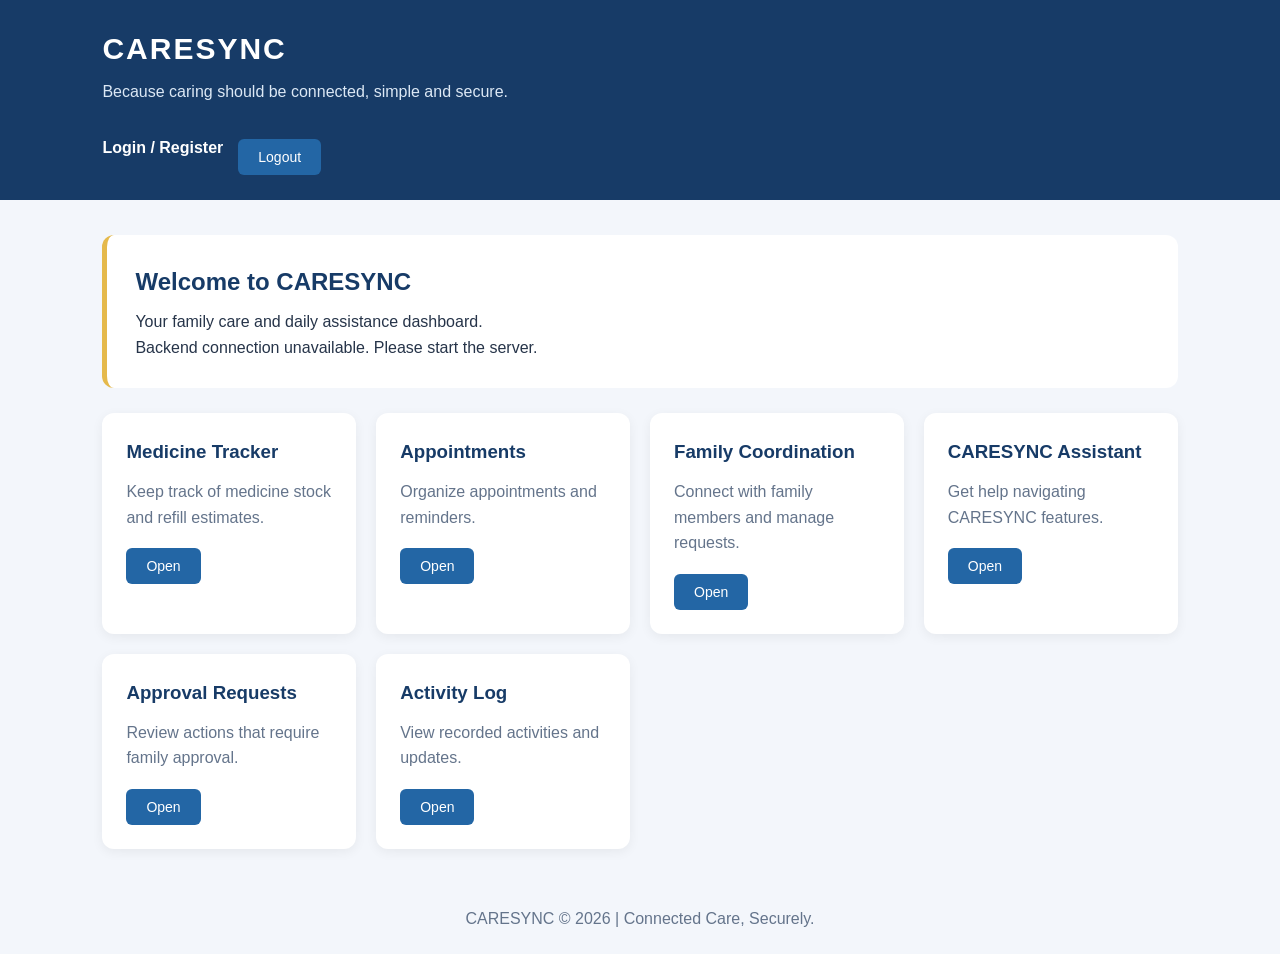
<file: frontend/index.html>
<!DOCTYPE html>
<html lang="en">
<head>
    <meta charset="UTF-8">
    <meta name="viewport" content="width=device-width, initial-scale=1.0">
    <title>CARESYNC | Connected Care</title>
    <link rel="stylesheet" href="style.css">
</head>

<body>

    <header class="topbar">
        <h1>CARESYNC</h1>
        <p>Because caring should be connected, simple and secure.</p>

        <nav>
            <a href="login.html">Login / Register</a>
            <button onclick="logoutUser(); window.location.href='login.html';">
                Logout
            </button>
        </nav>
    </header>

    <main class="dashboard">

        <section class="welcome">
            <h2>Welcome to CARESYNC</h2>
            <p>Your family care and daily assistance dashboard.</p>
            <p id="backend-status" role="status">
                Checking connection...
            </p>
        </section>

        <section class="feature-grid">

            <article class="feature-card">
                <h3>Medicine Tracker</h3>
                <p>Keep track of medicine stock and refill estimates.</p>
                <a href="medicines.html">
                    <button type="button">Open</button>
                </a>
            </article>

            <article class="feature-card">
                <h3>Appointments</h3>
                <p>Organize appointments and reminders.</p>
                <a href="appointments.html">
                    <button type="button">Open</button>
                </a>
            </article>

            <article class="feature-card">
                <h3>Family Coordination</h3>
                <p>Connect with family members and manage requests.</p>
                <a href="family.html">
                    <button type="button">Open</button>
                </a>
            </article>

            <article class="feature-card">
                <h3>CARESYNC Assistant</h3>
                <p>Get help navigating CARESYNC features.</p>
                <a href="assistant.html">
                    <button type="button">Open</button>
                </a>
            </article>

            <article class="feature-card">
                <h3>Approval Requests</h3>
                <p>Review actions that require family approval.</p>
                <a href="approvals.html">
                    <button type="button">Open</button>
                </a>
            </article>

            <article class="feature-card">
                <h3>Activity Log</h3>
                <p>View recorded activities and updates.</p>
                <a href="activity.html">
                    <button type="button">Open</button>
                </a>
            </article>

        </section>

    </main>

    <footer>
        <p>CARESYNC © 2026 | Connected Care, Securely.</p>
    </footer>

    <script src="api.js"></script>
    <script src="app.js"></script>

</body>
</html>
</file>
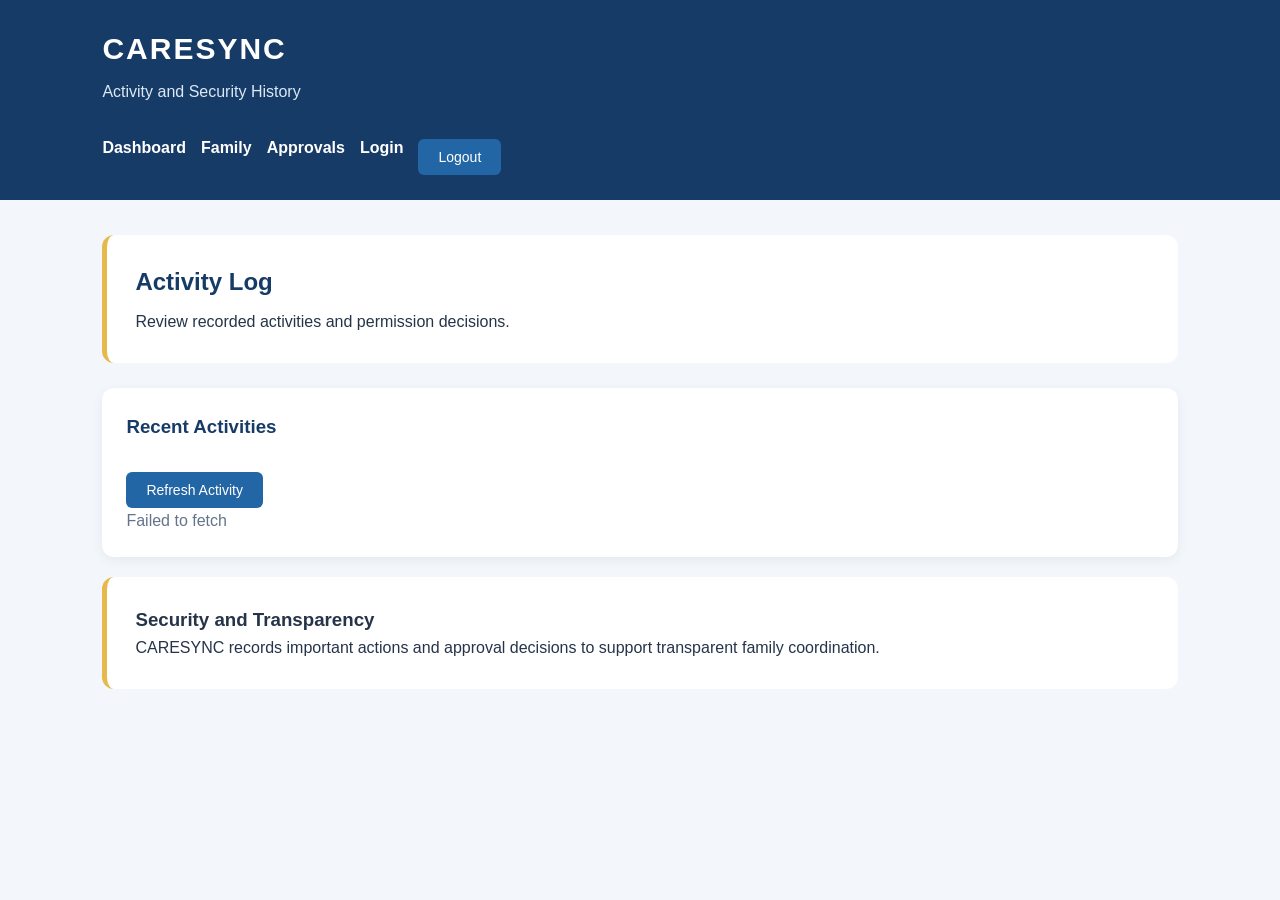
<file: frontend/activity.html>
<!DOCTYPE html>
<html lang="en">
<head>
    <meta charset="UTF-8">
    <meta name="viewport" content="width=device-width, initial-scale=1.0">
    <title>CARESYNC | Activity Log</title>
    <link rel="stylesheet" href="style.css">
</head>

<body>

    <header class="topbar">
        <h1>CARESYNC</h1>
        <p>Activity and Security History</p>

        <nav>
            <a href="index.html">Dashboard</a>
            <a href="family.html">Family</a>
            <a href="approvals.html">Approvals</a>
            <a href="login.html">Login</a>
            <button onclick="logoutUser(); window.location.href='login.html';">
                Logout
            </button>
        </nav>
    </header>

    <main class="dashboard">

        <section class="welcome">
            <h2>Activity Log</h2>
            <p>Review recorded activities and permission decisions.</p>
        </section>

        <section class="feature-card">

            <h3>Recent Activities</h3>

            <button id="load-activity">
                Refresh Activity
            </button>

            <div id="activity-list"></div>

            <p id="activity-message" role="status"></p>

        </section>

        <section class="welcome" style="margin-top: 20px;">
            <h3>Security and Transparency</h3>
            <p>CARESYNC records important actions and approval decisions
                to support transparent family coordination.</p>
        </section>

    </main>

    <script src="api.js"></script>
    <script src="activity.js"></script>

</body>
</html>
</file>
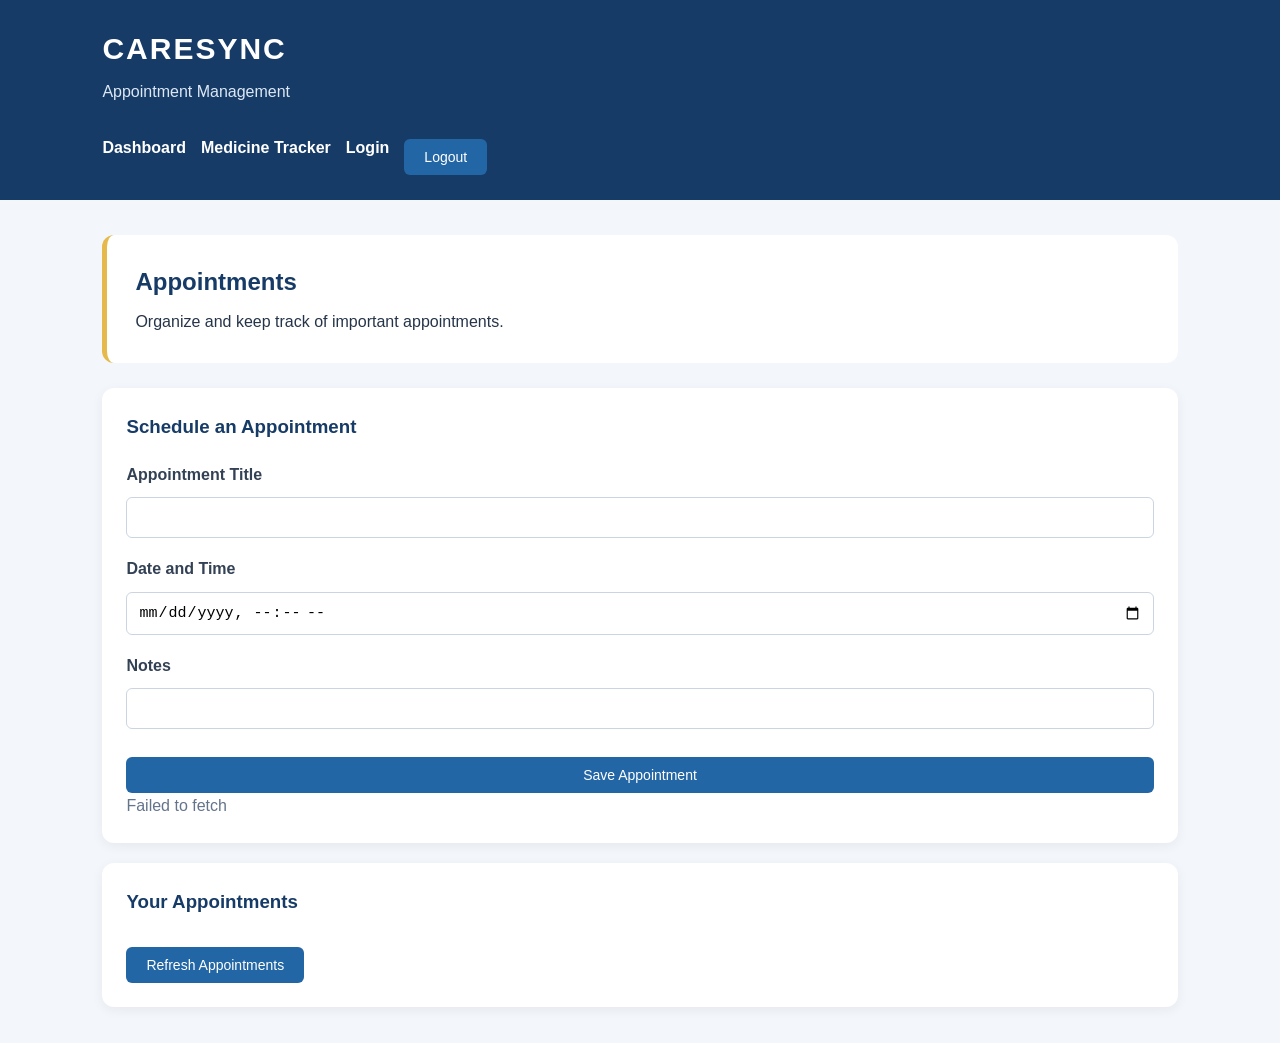
<file: frontend/appointments.html>
<!DOCTYPE html>
<html lang="en">
<head>
    <meta charset="UTF-8">
    <meta name="viewport" content="width=device-width, initial-scale=1.0">
    <title>CARESYNC | Appointments</title>
    <link rel="stylesheet" href="style.css">
</head>

<body>

    <header class="topbar">
        <h1>CARESYNC</h1>
        <p>Appointment Management</p>

        <nav>
            <a href="index.html">Dashboard</a>
            <a href="medicines.html">Medicine Tracker</a>
            <a href="login.html">Login</a>
            <button onclick="logoutUser(); window.location.href='login.html';">
                Logout
            </button>
        </nav>
    </header>

    <main class="dashboard">

        <section class="welcome">
            <h2>Appointments</h2>
            <p>Organize and keep track of important appointments.</p>
        </section>

        <section class="feature-card">
            <h3>Schedule an Appointment</h3>

            <form id="appointment-form">

                <label for="appointment-title">
                    Appointment Title
                </label>
                <input
                    type="text"
                    id="appointment-title"
                    required
                >

                <label for="appointment-date">
                    Date and Time
                </label>
                <input
                    type="datetime-local"
                    id="appointment-date"
                    required
                >

                <label for="appointment-notes">
                    Notes
                </label>
                <input
                    type="text"
                    id="appointment-notes"
                >

                <button type="submit">Save Appointment</button>

            </form>

            <p id="appointment-message" role="status"></p>
        </section>

        <section class="feature-card" style="margin-top: 20px;">
            <h3>Your Appointments</h3>

            <button id="load-appointments">
                Refresh Appointments
            </button>

            <div id="appointment-list"></div>
        </section>

    </main>

    <script src="api.js"></script>
    <script src="appointments.js"></script>

</body>
</html>
</file>
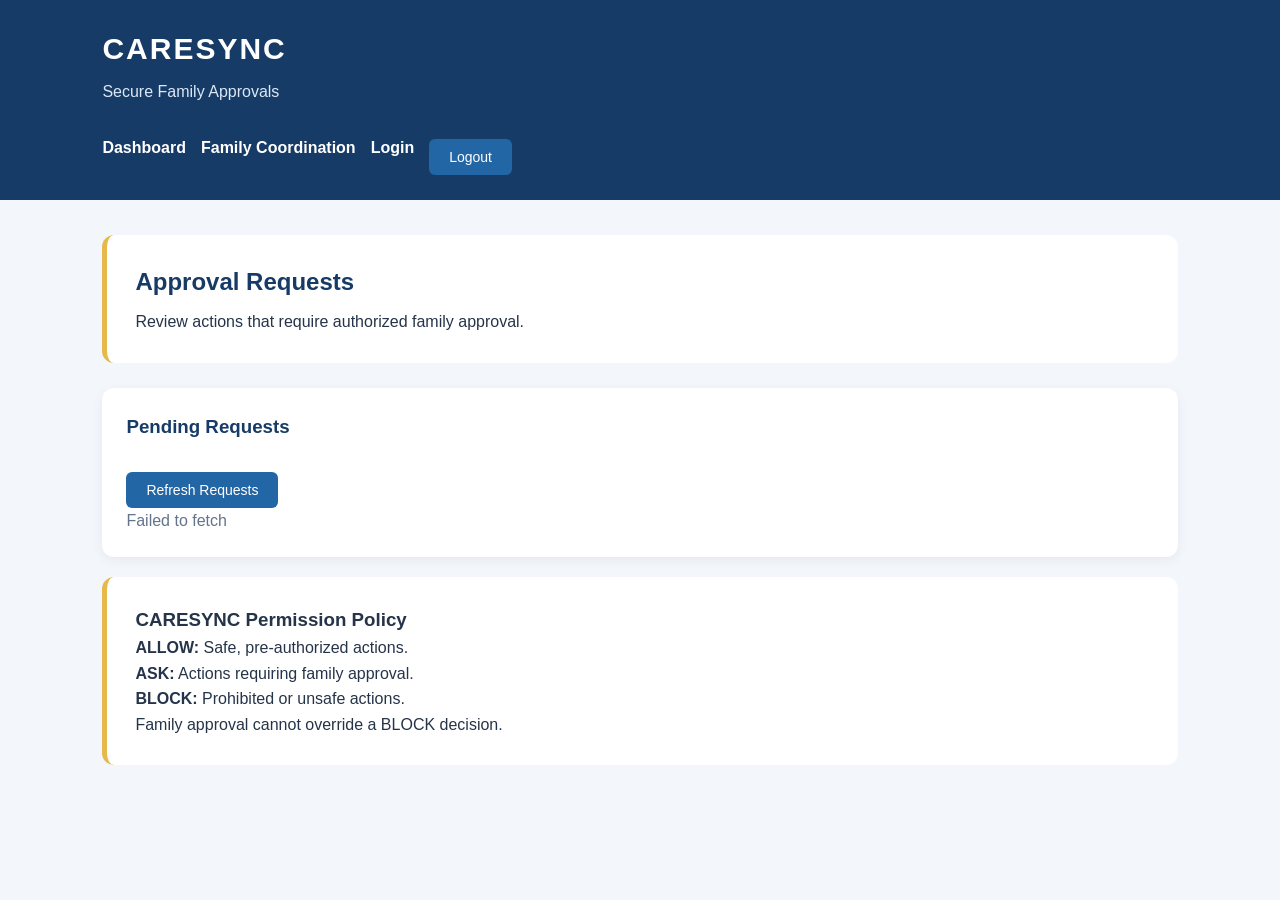
<file: frontend/approvals.html>
<!DOCTYPE html>
<html lang="en">
<head>
    <meta charset="UTF-8">
    <meta name="viewport" content="width=device-width, initial-scale=1.0">
    <title>CARESYNC | Approval Requests</title>
    <link rel="stylesheet" href="style.css">
</head>

<body>

    <header class="topbar">
        <h1>CARESYNC</h1>
        <p>Secure Family Approvals</p>

        <nav>
            <a href="index.html">Dashboard</a>
            <a href="family.html">Family Coordination</a>
            <a href="login.html">Login</a>
            <button onclick="logoutUser(); window.location.href='login.html';">
                Logout
            </button>
        </nav>
    </header>

    <main class="dashboard">

        <section class="welcome">
            <h2>Approval Requests</h2>
            <p>Review actions that require authorized family approval.</p>
        </section>

        <section class="feature-card">
            <h3>Pending Requests</h3>

            <button id="load-approvals">
                Refresh Requests
            </button>

            <div id="approval-list"></div>

            <p id="approval-message" role="status"></p>
        </section>

        <section class="welcome" style="margin-top: 20px;">
            <h3>CARESYNC Permission Policy</h3>
            <p><strong>ALLOW:</strong> Safe, pre-authorized actions.</p>
            <p><strong>ASK:</strong> Actions requiring family approval.</p>
            <p><strong>BLOCK:</strong> Prohibited or unsafe actions.</p>
            <p>Family approval cannot override a BLOCK decision.</p>
        </section>

    </main>

    <script src="api.js"></script>
    <script src="approvals.js"></script>

</body>
</html>
</file>
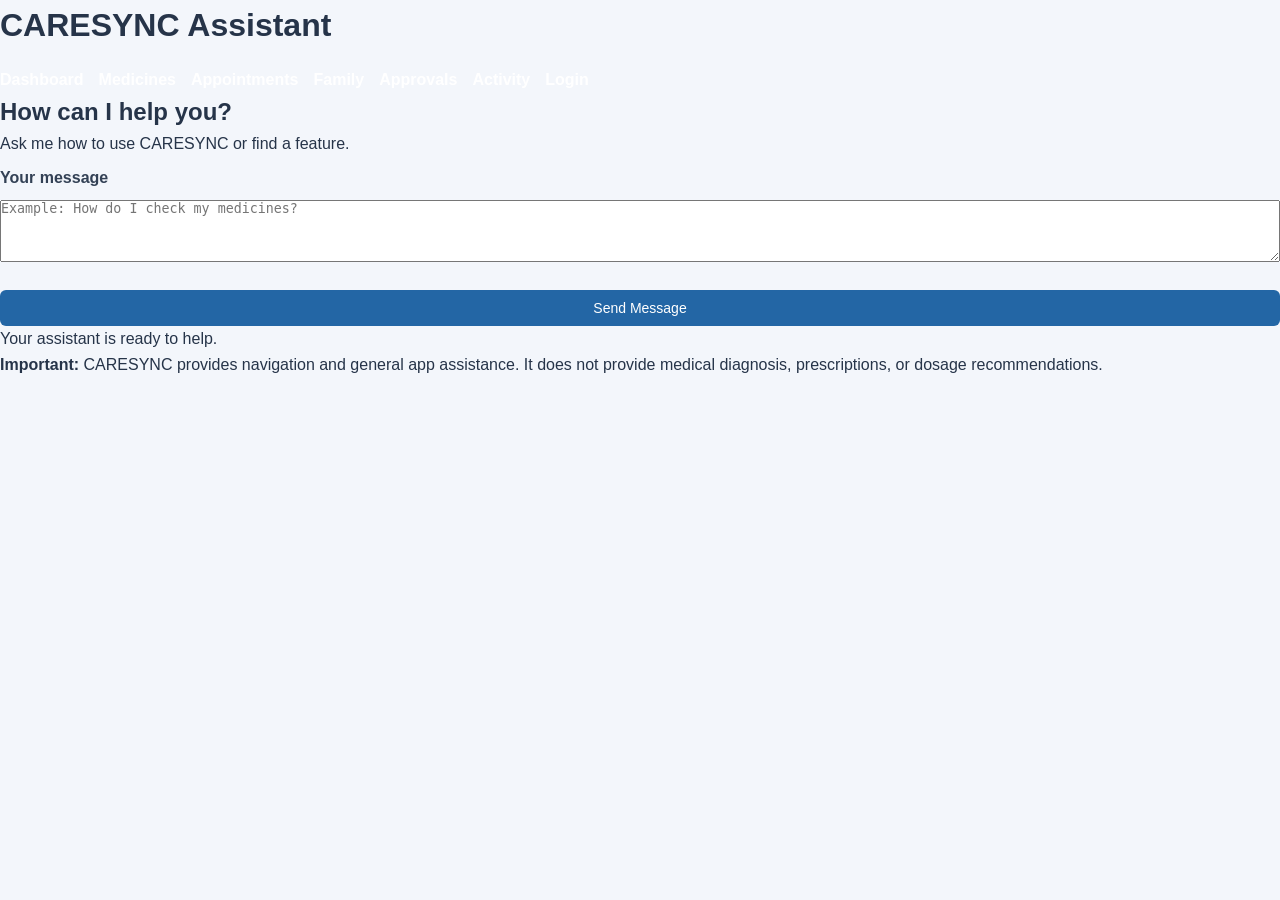
<file: frontend/assistant.html>
<!DOCTYPE html>
<html lang="en">
<head>
    <meta charset="UTF-8">
    <meta name="viewport" content="width=device-width, initial-scale=1.0">
    <title>CARESYNC - Assistant</title>
    <link rel="stylesheet" href="style.css">
</head>
<body>

    <header>
        <h1>CARESYNC Assistant</h1>
        <nav>
            <a href="index.html">Dashboard</a>
            <a href="medicines.html">Medicines</a>
            <a href="appointments.html">Appointments</a>
            <a href="family.html">Family</a>
            <a href="approvals.html">Approvals</a>
            <a href="activity.html">Activity</a>
            <a href="login.html">Login</a>
        </nav>
    </header>

    <main class="container">
        <section class="card">
            <h2>How can I help you?</h2>
            <p>
                Ask me how to use CARESYNC or find a feature.
            </p>

            <form id="assistant-form">
                <label for="assistant-input">Your message</label>
                <textarea
                    id="assistant-input"
                    rows="4"
                    placeholder="Example: How do I check my medicines?"
                    required
                ></textarea>

                <button type="submit">Send Message</button>
            </form>

            <div id="assistant-response" class="card" aria-live="polite">
                Your assistant is ready to help.
            </div>
        </section>

        <p>
            <strong>Important:</strong>
            CARESYNC provides navigation and general app assistance.
            It does not provide medical diagnosis, prescriptions,
            or dosage recommendations.
        </p>
    </main>

    <script src="assistant.js"></script>
</body>
</html>
</file>
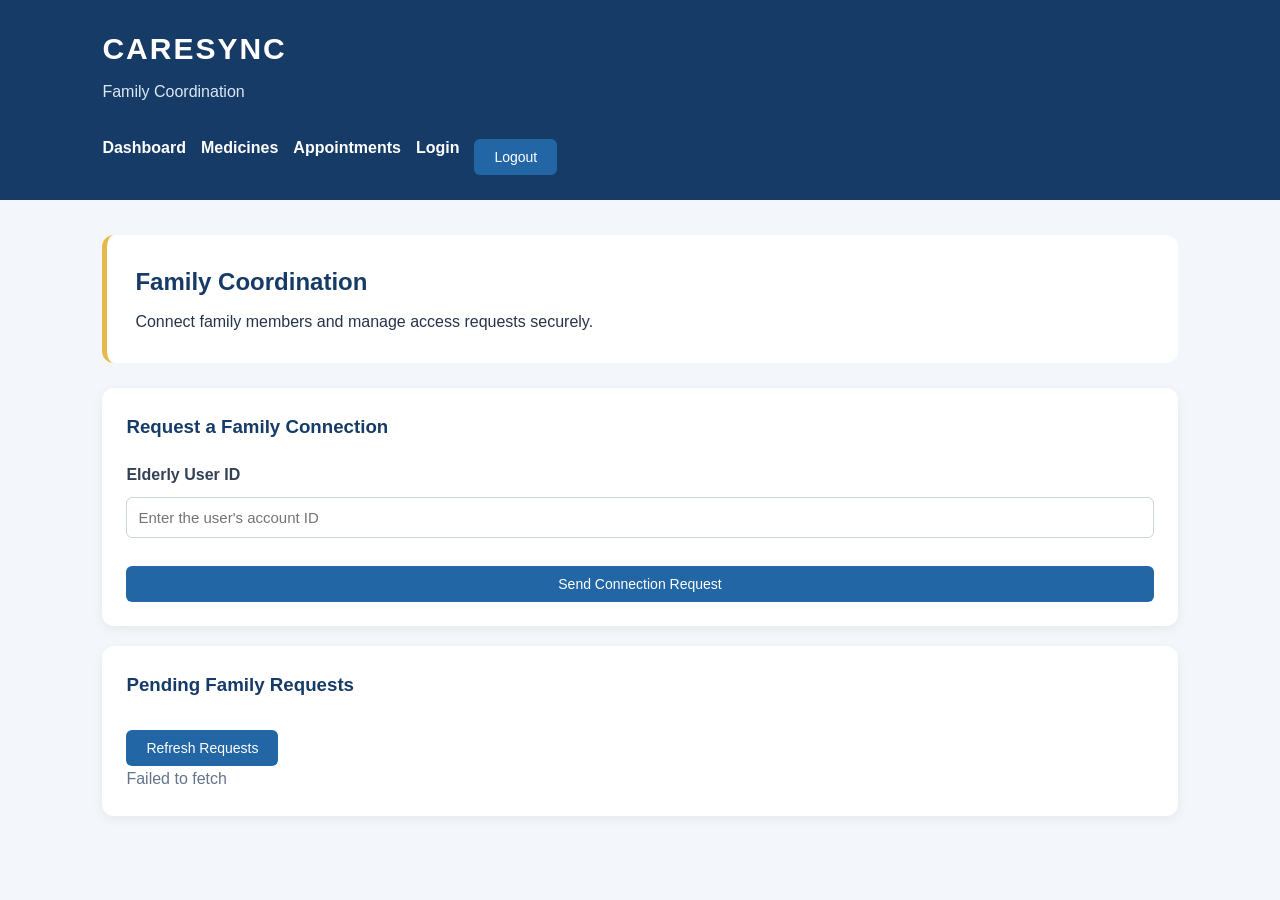
<file: frontend/family.html>
<!DOCTYPE html>
<html lang="en">
<head>
    <meta charset="UTF-8">
    <meta name="viewport" content="width=device-width, initial-scale=1.0">
    <title>CARESYNC | Family Coordination</title>
    <link rel="stylesheet" href="style.css">
</head>

<body>

    <header class="topbar">
        <h1>CARESYNC</h1>
        <p>Family Coordination</p>

        <nav>
            <a href="index.html">Dashboard</a>
            <a href="medicines.html">Medicines</a>
            <a href="appointments.html">Appointments</a>
            <a href="login.html">Login</a>
            <button onclick="logoutUser(); window.location.href='login.html';">
                Logout
            </button>
        </nav>
    </header>

    <main class="dashboard">

        <section class="welcome">
            <h2>Family Coordination</h2>
            <p>Connect family members and manage access requests securely.</p>
        </section>

        <section class="feature-card">
            <h3>Request a Family Connection</h3>

            <form id="family-request-form">
                <label for="elderly-user-id">
                    Elderly User ID
                </label>

                <input
                    type="number"
                    id="elderly-user-id"
                    min="1"
                    required
                    placeholder="Enter the user's account ID"
                >

                <button type="submit">
                    Send Connection Request
                </button>
            </form>

            <p id="family-request-message" role="status"></p>
        </section>

        <section class="feature-card" style="margin-top: 20px;">
            <h3>Pending Family Requests</h3>

            <button id="load-family-requests">
                Refresh Requests
            </button>

            <div id="family-request-list"></div>
            <p id="family-list-message" role="status"></p>
        </section>

    </main>

    <script src="api.js"></script>
    <script src="family.js"></script>

</body>
</html>
</file>
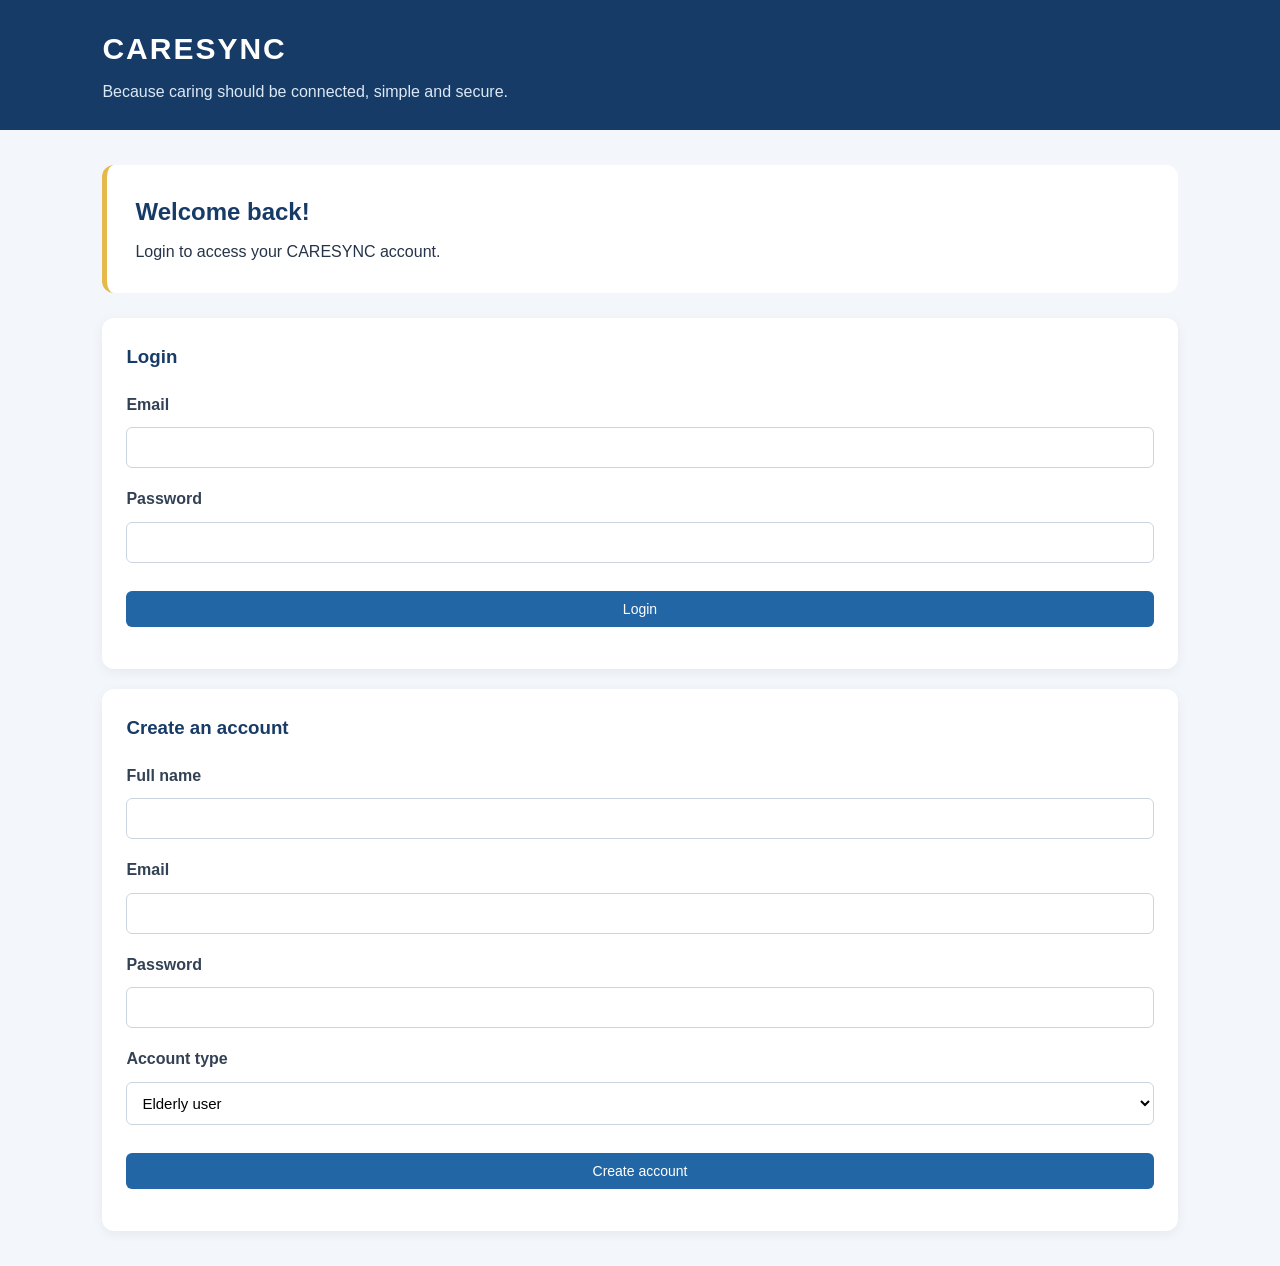
<file: frontend/login.html>
<!DOCTYPE html>
<html lang="en">
<head>
    <meta charset="UTF-8">
    <meta name="viewport" content="width=device-width, initial-scale=1.0">
    <title>CARESYNC | Login</title>
    <link rel="stylesheet" href="style.css">
</head>
<body>

    <header class="topbar">
        <h1>CARESYNC</h1>
        <p>Because caring should be connected, simple and secure.</p>
    </header>

    <main class="dashboard">
        <section class="welcome">
            <h2>Welcome back!</h2>
            <p>Login to access your CARESYNC account.</p>
        </section>

        <section class="feature-card">
            <h3>Login</h3>

            <form id="login-form">
                <label for="login-email">Email</label>
                <input id="login-email" type="email" required>

                <label for="login-password">Password</label>
                <input id="login-password" type="password" required>

                <button type="submit">Login</button>
            </form>

            <p id="login-message" role="status"></p>
        </section>

        <section class="feature-card" style="margin-top: 20px;">
            <h3>Create an account</h3>

            <form id="register-form">
                <label for="register-name">Full name</label>
                <input id="register-name" type="text" required>

                <label for="register-email">Email</label>
                <input id="register-email" type="email" required>

                <label for="register-password">Password</label>
                <input id="register-password" type="password" minlength="8" required>

                <label for="register-role">Account type</label>
                <select id="register-role" required>
                    <option value="elderly">Elderly user</option>
                    <option value="family">Family member</option>
                    <option value="caregiver">Caregiver</option>
                </select>

                <button type="submit">Create account</button>
            </form>

            <p id="register-message" role="status"></p>
        </section>
    </main>

    <script src="api.js"></script>
    <script src="auth.js"></script>
</body>
</html>
</file>
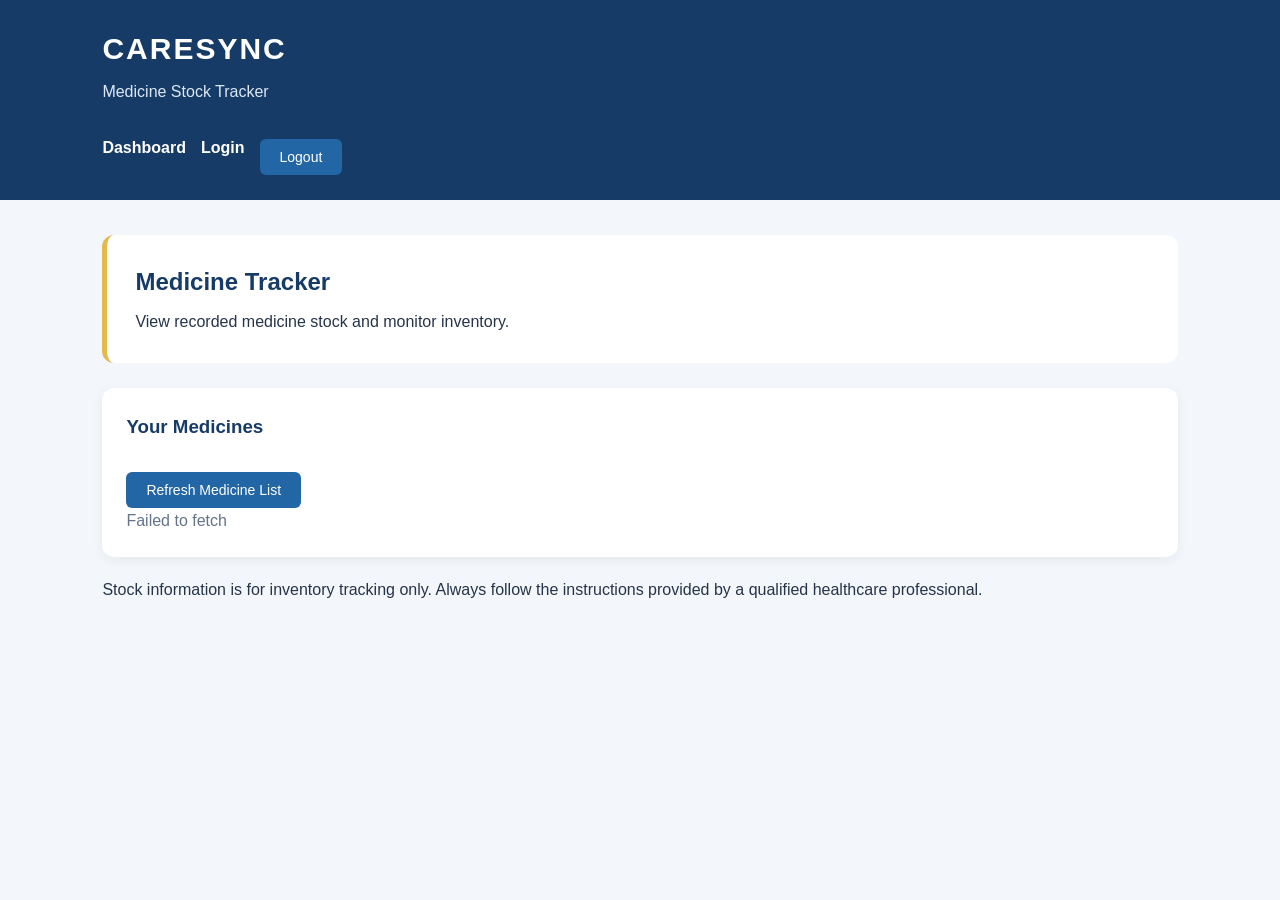
<file: frontend/medicines.html>
<!DOCTYPE html>
<html lang="en">
<head>
    <meta charset="UTF-8">
    <meta name="viewport" content="width=device-width, initial-scale=1.0">
    <title>CARESYNC | Medicine Tracker</title>
    <link rel="stylesheet" href="style.css">
</head>

<body>

    <header class="topbar">
        <h1>CARESYNC</h1>
        <p>Medicine Stock Tracker</p>

        <nav>
            <a href="index.html">Dashboard</a>
            <a href="login.html">Login</a>
            <button onclick="logoutUser(); window.location.href='login.html';">
                Logout
            </button>
        </nav>
    </header>

    <main class="dashboard">

        <section class="welcome">
            <h2>Medicine Tracker</h2>
            <p>View recorded medicine stock and monitor inventory.</p>
        </section>

        <section class="feature-card">
            <h3>Your Medicines</h3>

            <button id="load-medicines">
                Refresh Medicine List
            </button>

            <p id="medicine-message" role="status"></p>

            <div id="medicine-list"></div>
        </section>

        <p style="margin-top: 20px;">
            Stock information is for inventory tracking only.
            Always follow the instructions provided by a qualified
            healthcare professional.
        </p>

    </main>

    <script src="api.js"></script>
    <script src="medicines.js"></script>

</body>
</html>
</file>
<file: frontend/style.css>
* {
    margin: 0;
    padding: 0;
    box-sizing: border-box;
}

body {
    font-family: Arial, sans-serif;
    background: #f3f6fb;
    color: #263449;
    line-height: 1.6;
}

/* Header */

.topbar {
    background: #173b67;
    color: white;
    padding: 25px 8%;
}

.topbar h1 {
    font-size: 30px;
    letter-spacing: 2px;
}

.topbar p {
    margin-top: 6px;
    color: #dce8f5;
}

nav {
    display: flex;
    align-items: center;
    gap: 15px;
    margin-top: 16px;
}

nav a {
    color: white;
    text-decoration: none;
    font-weight: bold;
}

nav a:hover {
    text-decoration: underline;
}

/* Main dashboard */

.dashboard {
    width: 84%;
    max-width: 1200px;
    margin: 35px auto;
}

.welcome {
    background: white;
    padding: 28px;
    border-radius: 12px;
    margin-bottom: 25px;
    border-left: 5px solid #e5b94b;
}

.welcome h2 {
    color: #173b67;
    margin-bottom: 8px;
}

/* Feature cards */

.feature-grid {
    display: grid;
    grid-template-columns: repeat(auto-fit, minmax(240px, 1fr));
    gap: 20px;
}

.feature-card {
    background: white;
    padding: 24px;
    border-radius: 12px;
    box-shadow: 0 3px 12px rgba(0, 0, 0, 0.06);
}

.feature-card h3 {
    color: #173b67;
    margin-bottom: 12px;
}

.feature-card p {
    color: #64748b;
}

/* Buttons */

button {
    margin-top: 18px;
    background: #2366a5;
    color: white;
    border: none;
    padding: 10px 20px;
    border-radius: 6px;
    cursor: pointer;
    font-size: 14px;
}

button:hover {
    background: #174a7b;
}

/* Forms */

form {
    display: flex;
    flex-direction: column;
    gap: 10px;
}

label {
    font-weight: bold;
    color: #334155;
    margin-top: 8px;
}

input,
select {
    width: 100%;
    padding: 11px;
    border: 1px solid #cbd5e1;
    border-radius: 6px;
    font-size: 15px;
    background: white;
}

input:focus,
select:focus {
    outline: 2px solid #2366a5;
    border-color: #2366a5;
}

/* Messages */

#message,
#login-message,
#register-message {
    margin-top: 18px;
    color: #173b67;
    font-weight: bold;
}

/* Footer */

footer {
    text-align: center;
    padding: 22px;
    color: #64748b;
}

/* Mobile layout */

@media (max-width: 600px) {
    .topbar {
        padding: 22px 6%;
    }

    .dashboard {
        width: 90%;
    }

    .feature-grid {
        grid-template-columns: 1fr;
    }

    nav {
        flex-wrap: wrap;
    }
}
</file>
